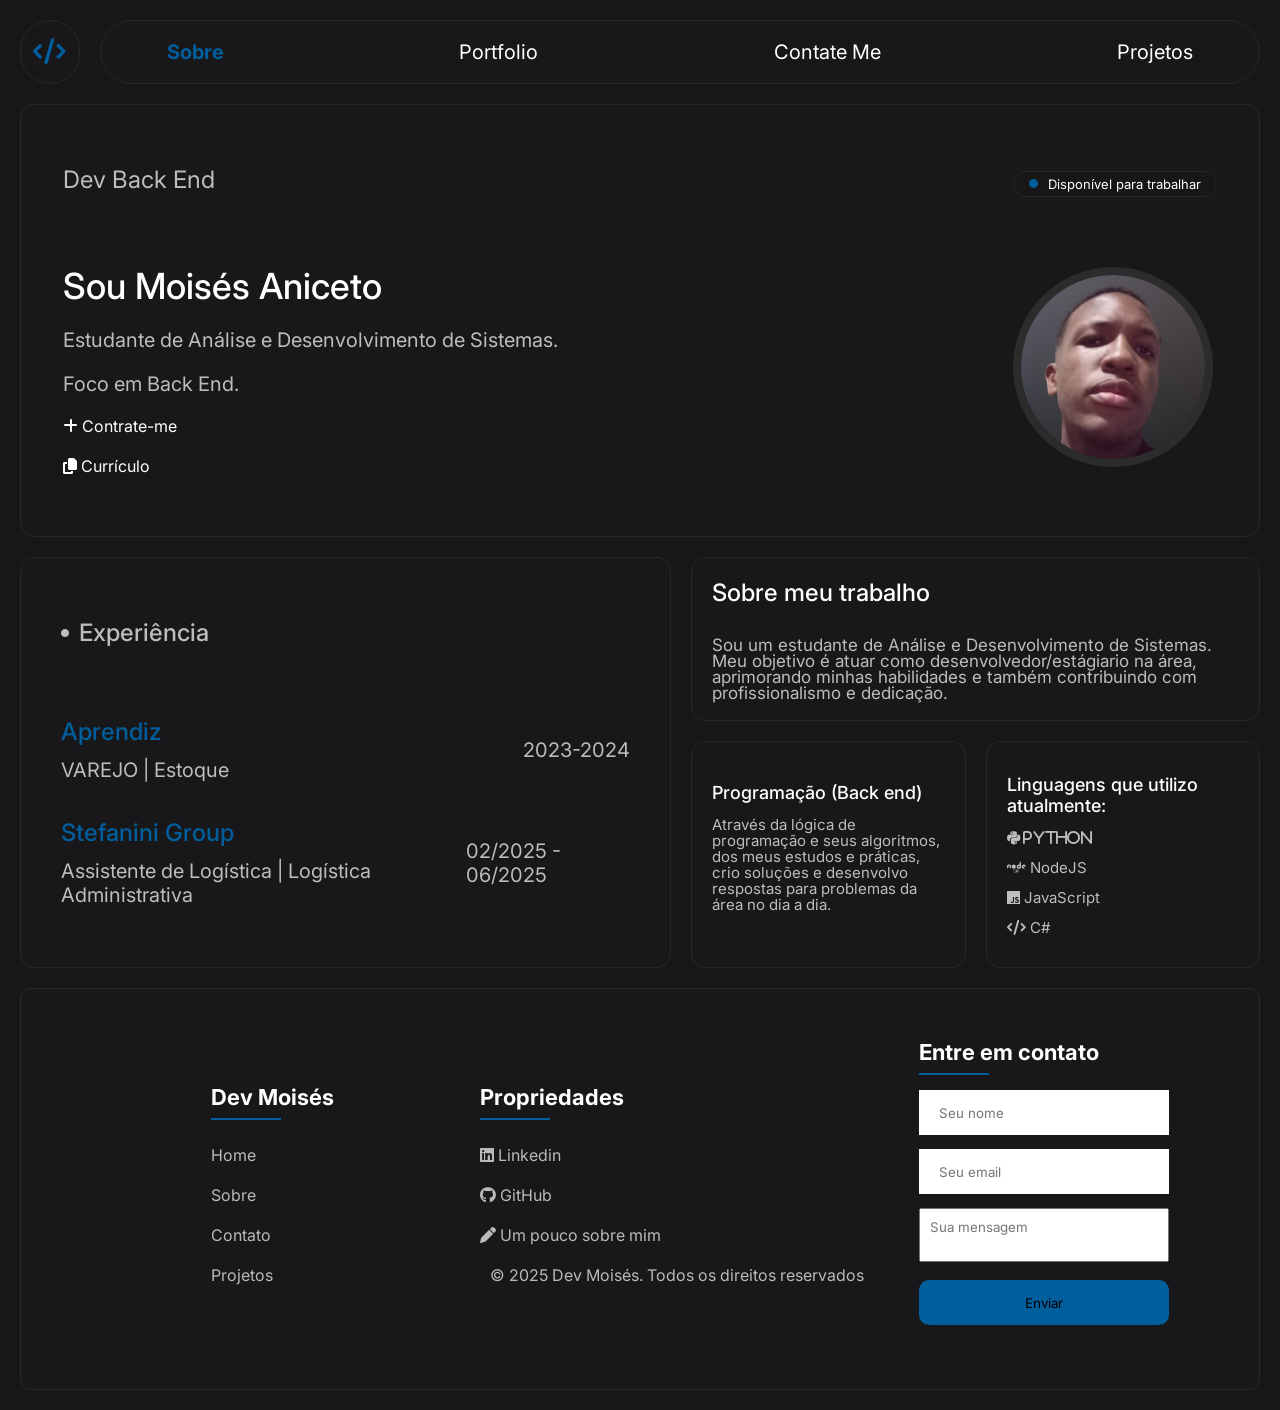
<file: index.html>
<!DOCTYPE html>
<html lang="pt-br">
<head>
    <meta charset="UTF-8">
    <meta name="viewport" content="width=device-width, initial-scale=1.0">
    <link rel="stylesheet" href="https://cdnjs.cloudflare.com/ajax/libs/font-awesome/6.7.1/css/all.min.css">
    <link rel="stylesheet" href="style.css">
    <link rel="stylesheet" href="https://cdnjs.cloudflare.com/ajax/libs/font-awesome/6.7.2/css/all.min.css" integrity="sha512-Evv84Mr4kqVGRNSgIGL/F/aIDqQb7xQ2vcrdIwxfjThSH8CSR7PBEakCr51Ck+w+/U6swU2Im1vVX0SVk9ABhg==" crossorigin="anonymous" referrerpolicy="no-referrer" />
    <title>Moisés</title>
</head>
<body>
    
    <nav>
        <div class="logo">
            <i class="fa-solid fa-code"></i>
        </div>
        <div class="links">
            <a href="#" class="active">Sobre</a>
            <a href="index.html">Portfolio</a>
            <a href="contato.html">Contate Me</a>
            <a href="projetos.html">Projetos</a>
        </div>
    </nav>

    <div class="about">
        <div class="left">
            <h3>Dev Back End</h3>
            <div class="info">
                <h2>Sou Moisés Aniceto</h2>
                <p>Estudante de Análise e Desenvolvimento de Sistemas.</p>
                <p>Foco em Back End.</p>
                
                <a href="contato.html" class="hire">
                    <i class="fa-solid fa-plus"></i> Contrate-me
                </a>

                <a href="./Currículo/MOISÉS-CURRÍCULO.pdf" download class="hire">
                    <i class="fa-solid fa-copy"></i> Currículo
                </a>

            </div>
        </div>
        <div class="right">
            <a href="https://www.linkedin.com/in/moises-aniceto-71042a251/" class="online"><i class="fa-solid fa-circle"></i> Disponível para trabalhar </a>
            <img src="./images/Portfólio.png">
        </div>
    </div>

    <div class="works">
        <div class="left">
            <h3><i class="fa-solid fa-circle"></i> Experiência </h3>
            <div class="works-list">
                <div class="item">
                    <div class="work-info">
                        <h5 class="active">Aprendiz</h5>
                        <p> VAREJO | Estoque </p>
                    </div>
                    <p>2023-2024</p>
                </div>

                <div class="item">
                    <div class="work-info">
                        <h5 class="active">Stefanini Group</h5>
                        <p> Assistente de Logística | Logística Administrativa </p>
                    </div>
                    <p> 02/2025 - 06/2025  </p>
                </div>
            </div>
        </div>

        <div class="right">
            <div class="item">
                <a href="#">Sobre meu trabalho</a>
                <p>
                    Sou um estudante de Análise e Desenvolvimento de Sistemas.
                    Meu objetivo é atuar como desenvolvedor/estágiario na área, aprimorando minhas habilidades e também contribuindo com profissionalismo e dedicação.
                </p>
            </div>

            <div class="item">
                <a href="#">Programação (Back end)</a>
                <p>Através da lógica de programação e seus algoritmos, dos meus estudos
                e práticas, crio soluções e desenvolvo respostas para problemas da área no dia a dia.</p>
                </p>
            </div>

            <div class="item">
                <a href="#">Linguagens que utilizo atualmente:</a>
                <p> <i class="fa-brands fa-python"> Python  </i> </p> 
                <p> <i class="fa-brands fa-node"></i> NodeJS </p> 
                <p> <i class="fa-brands fa-js"></i> JavaScript </p>
                <p> <i class="fa-solid fa-code"></i> C# </p>

                
            </div>
        </div>
    </div>


    <footer>
       <div class="container">
            <div class="row">
                <div class="footer-col">
                    <h4>Dev Moisés</h4>
                    <ul>
                        <li><a href="index.html">Home</a></li>
                        <li><a href="index.html">Sobre</a></li>
                        <li><a href="contato.html">Contato</a></li>
                        <li><a href="projetos.html">Projetos</a></li>
                    </ul>
                </div>
            </div>
       </div>

       <div class="footer-col">
            <h4>Propriedades</h4>
            <ul>
                <li><a href="https://www.linkedin.com/in/moises-aniceto-71042a251/"> <i class="fa-brands fa-linkedin"></i> Linkedin </a></li>
                <li><a href="https://github.com/Devmoises79"> <i class="fa-brands fa-github"></i> GitHub </a> </li>
                <li><a href="./index.html"> <i class="fa-solid fa-pen"></i> Um pouco sobre mim </a></li>
                <li><a href="#" class="footer-col">&copy; 2025 Dev Moisés. Todos os direitos reservados</a></li>
            </ul>
       </div>


       <div class="footer-col">
        <h4>Entre em contato</h4>
        <form id="footerForm">
            <input type="text" placeholder="Seu nome" class="inputName">
            <input type="email" placeholder="Seu email" class="inputEmail">
            <textarea id="message" placeholder="Sua mensagem"></textarea>
            <input type="submit" value="Enviar" class="inputSubmit">
        </form>

          <p id="mensagemEnviadaFooter" style="display: none; color: #4CAF50; font-weight: bold; margin-top: 10px;">
                Mensagem enviada com sucesso!
          </p>

        </div>

    </footer>

   
<script>
  document.getElementById("footerForm").addEventListener("submit", function (e) {
    e.preventDefault();

    // Mostra a mensagem
    const msg = document.getElementById("mensagemEnviadaFooter");
    msg.style.display = "block";

    // Limpa os campos
    this.reset();

    // Oculta a mensagem após 5 segundos
    setTimeout(() => {
      msg.style.display = "none";
    }, 5000);
  });


</script>

</body>
</html>
</file>
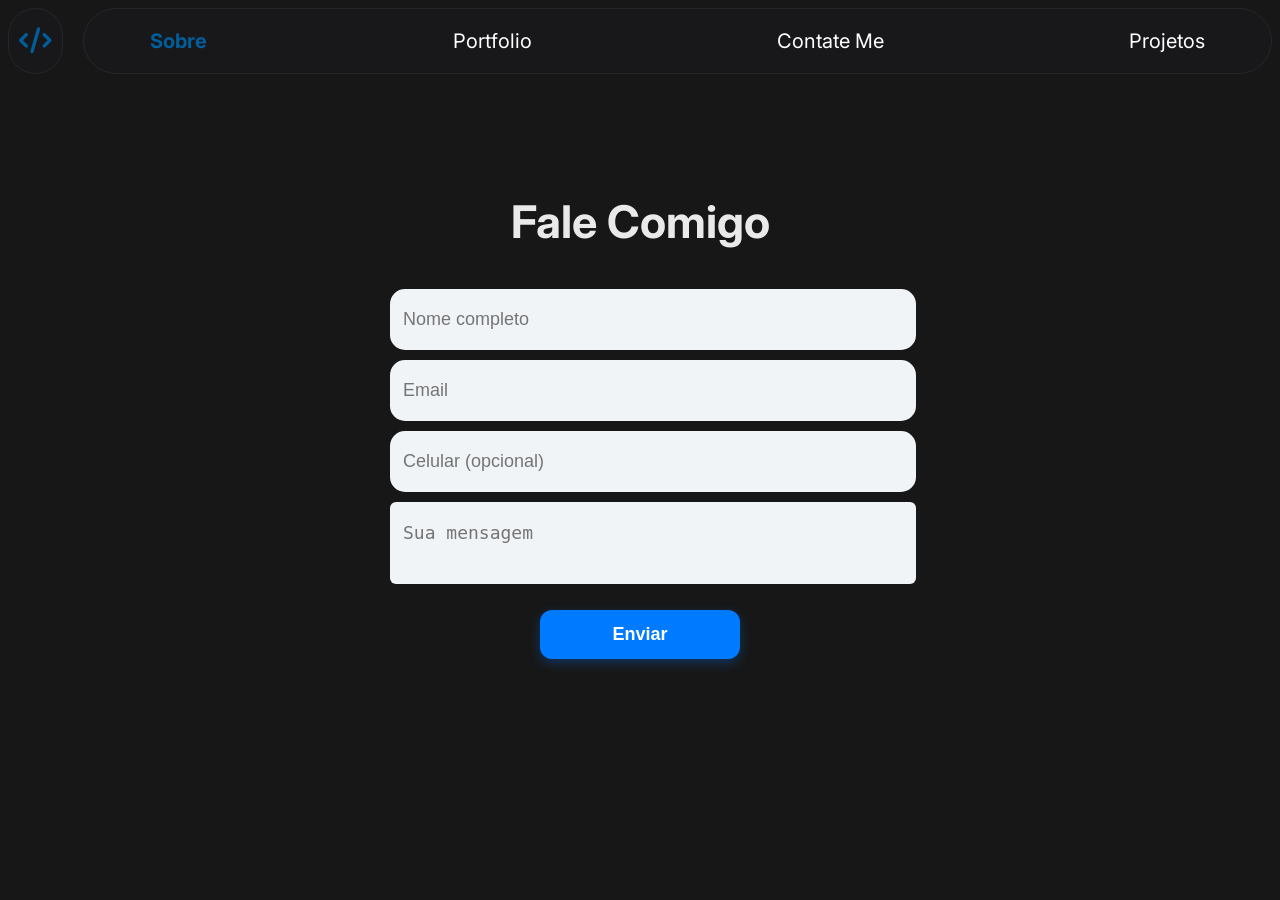
<file: contato.html>
<!DOCTYPE html>
<html lang="pt-br">
<head>
    <meta charset="UTF-8">
    <meta name="viewport" content="width=device-width, initial-scale=1.0">
    <link rel="stylesheet" href="https://cdnjs.cloudflare.com/ajax/libs/font-awesome/6.7.1/css/all.min.css">
    <title>Contato</title>
</head>
<style>

    @import url('https://fonts.googleapis.com/css2?family=Inter:ital,opsz,wght@0,14..32,100..900;1,14..32,100..900&family=Poppins:ital,wght@0,100;0,200;0,300;0,400;0,500;0,600;0,700;0,800;0,900;1,100;1,200;1,300;1,400;1,500;1,600;1,700;1,800;1,900&display=swap');


    body {
        background: #171717;
        font-family: "Inter", sans-serif;
        animation: fadeIn 2s ease-in-out;
    } 

    @keyframes fadeIn {
    from {
        opacity: 0;
        transform: translateY(20px);
    }
    to {
        opacity: 1;
        transform: translateY(0);
    }
}


form {
    animation: fadeIn 1.2s ease-in-out;
}

form input,
form textarea,
form button {
    animation: fadeIn 1.3s ease-in-out;
}



    nav {
        display: flex;
        gap: 20px;
    }
    
    
    nav .logo {
        height: 64px;
        width: 64px;
        background: #18181b;
        border: 1px solid #27272a;
        border-radius: 48px;
        display: flex;
        align-items: center;
        justify-content: center;
    }    
    
    nav .logo i {
        font-size: 26px;
        color: #005e9c;
    }
    
    
    nav .links {
        height: 64px;
        display: flex;
        align-items: center;
        justify-content: space-between;
        width: 100%;
        padding: 0 66px;
        background: #18181b;
        border: 1px solid #27272a;
        border-radius: 48px;
    }

    
    nav .links a {
        font-size: 20px;
        text-decoration: none;
        color: #fff;
    }
    
    nav .links a.active {
        font-weight: bold;
        color: #005e9c;
    }


    a:hover {
        color: #005e9c !important; 
    }

    h2.titulo {
        text-align: center;
        color: rgb(233, 233, 233);
        font-family: Inter, sans-serif;
        font-weight: bold;
        margin-top: 40px;
        font-size: 5vh;
    }
    section.formulario{
        padding: 80px 4%;
    }

    form{
        max-width: 500px;
        margin: 0 auto;
        display: flex;
        justify-content: center;
        flex-direction: column;
        gap: 10px;
        margin-top: 40px;
        border-radius: 10px;

    
    }


    form input, form textarea {
        width: 100%;
        background-color: rgb(241, 244, 247);
        border: 0;
        outline: 0;
        padding: 20px 13px;
        border-radius: 15px;
        color: #000000;
        font-size: 18px;
        
    }


    form textarea {
        resize: none;
        max-height: 200px;
        border-radius: 6px;
    }
  
    form button {
    width: 100%;
    max-width: 200px;
    align-self: center;
    background-color: #007bff;
    color: white;
    border: none;
    padding: 14px 24px;
    border-radius: 12px;
    font-size: 18px;
    font-weight: bold;
    cursor: pointer;
    transition: background-color 0.3s ease, transform 0.2s ease;
    box-shadow: 0 4px 12px rgba(0, 123, 255, 0.3);
    margin-top: 16px;
}

form button:hover {
    background-color: #0056d2;
    transform: scale(1.03);
}

 

    
</style>
<body>
    
    <nav>
        <div class="logo">
            <i class="fa-solid fa-code"></i>
        </div>
        <div class="links">
            <a href="index.html" class="active">Sobre</a>
            <a href="index.html">Portfolio</a>
            <a href="contato.html">Contate Me</a>
            <a href="projetos.html">Projetos</a>
        </div>
    </nav>

    <section class="formulario">
        <div class="interface">
            <h2 class="titulo"> Fale <span>Comigo</span> </h2>
            
    
    <form id="contactForm">
        <input type="text" id="nome" required placeholder="Nome completo">
        <input type="email" id="email" required placeholder="Email">
        <input type="tel" id="celular" placeholder="Celular (opcional)">
        <textarea id="mensagem" required placeholder="Sua mensagem"></textarea>
        <button type="submit">Enviar</button>
    </form>

    <!-- Mensagem oculta que aparece após o envio -->
<div id="mensagemEnviada" style="display: none; text-align: center; margin-top: 20px; color: #00df77; font-size: 18px;">
  Mensagem enviada com sucesso! Obrigado pelo contato.
</div>
    
    </section>

<script>
  document.getElementById("contactForm").addEventListener("submit", function (e) {
    e.preventDefault();

    // Mostra a mensagem
    const msg = document.getElementById("mensagemEnviada");
    msg.style.display = "block";

    // Limpa o formulário
    this.reset();

    // Oculta a mensagem após alguns segundos 
    setTimeout(() => {
      msg.style.display = "none";
    }, 5000);
  });
</script>





</body>
</html>
</file>
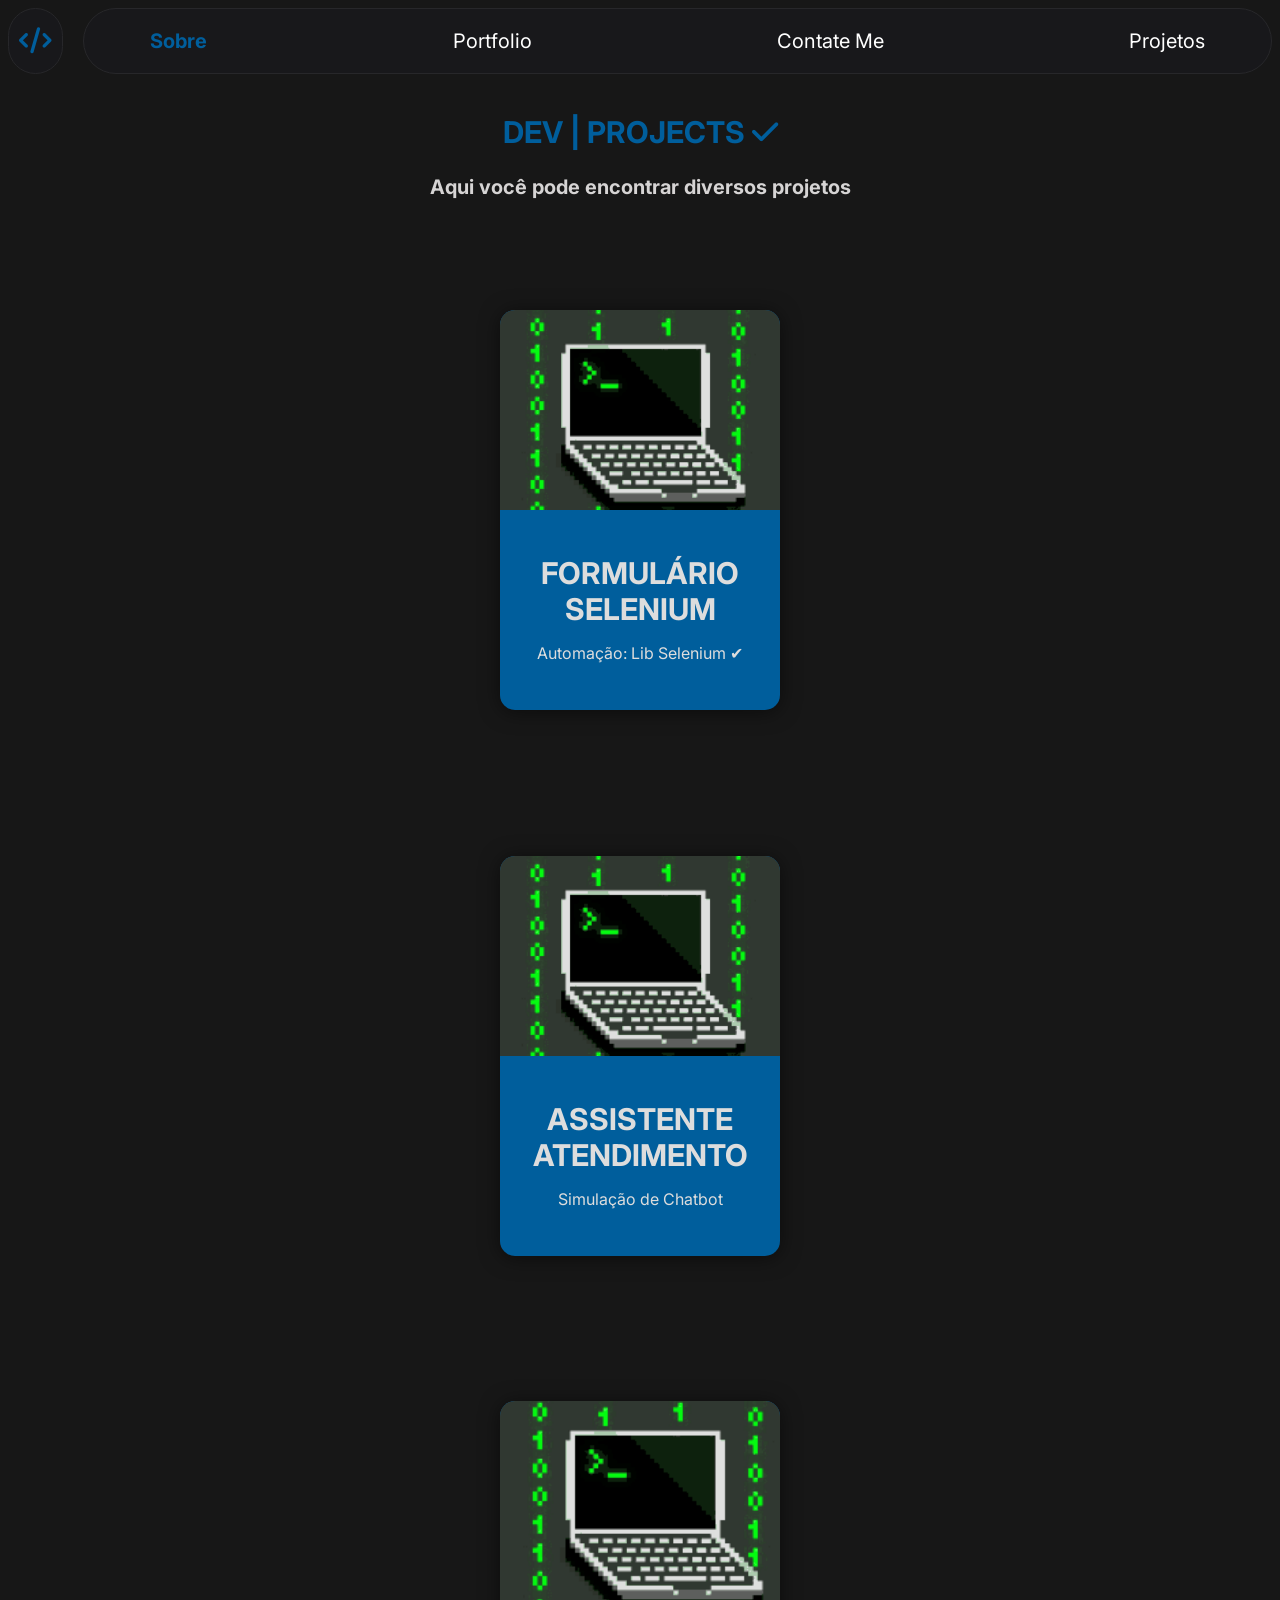
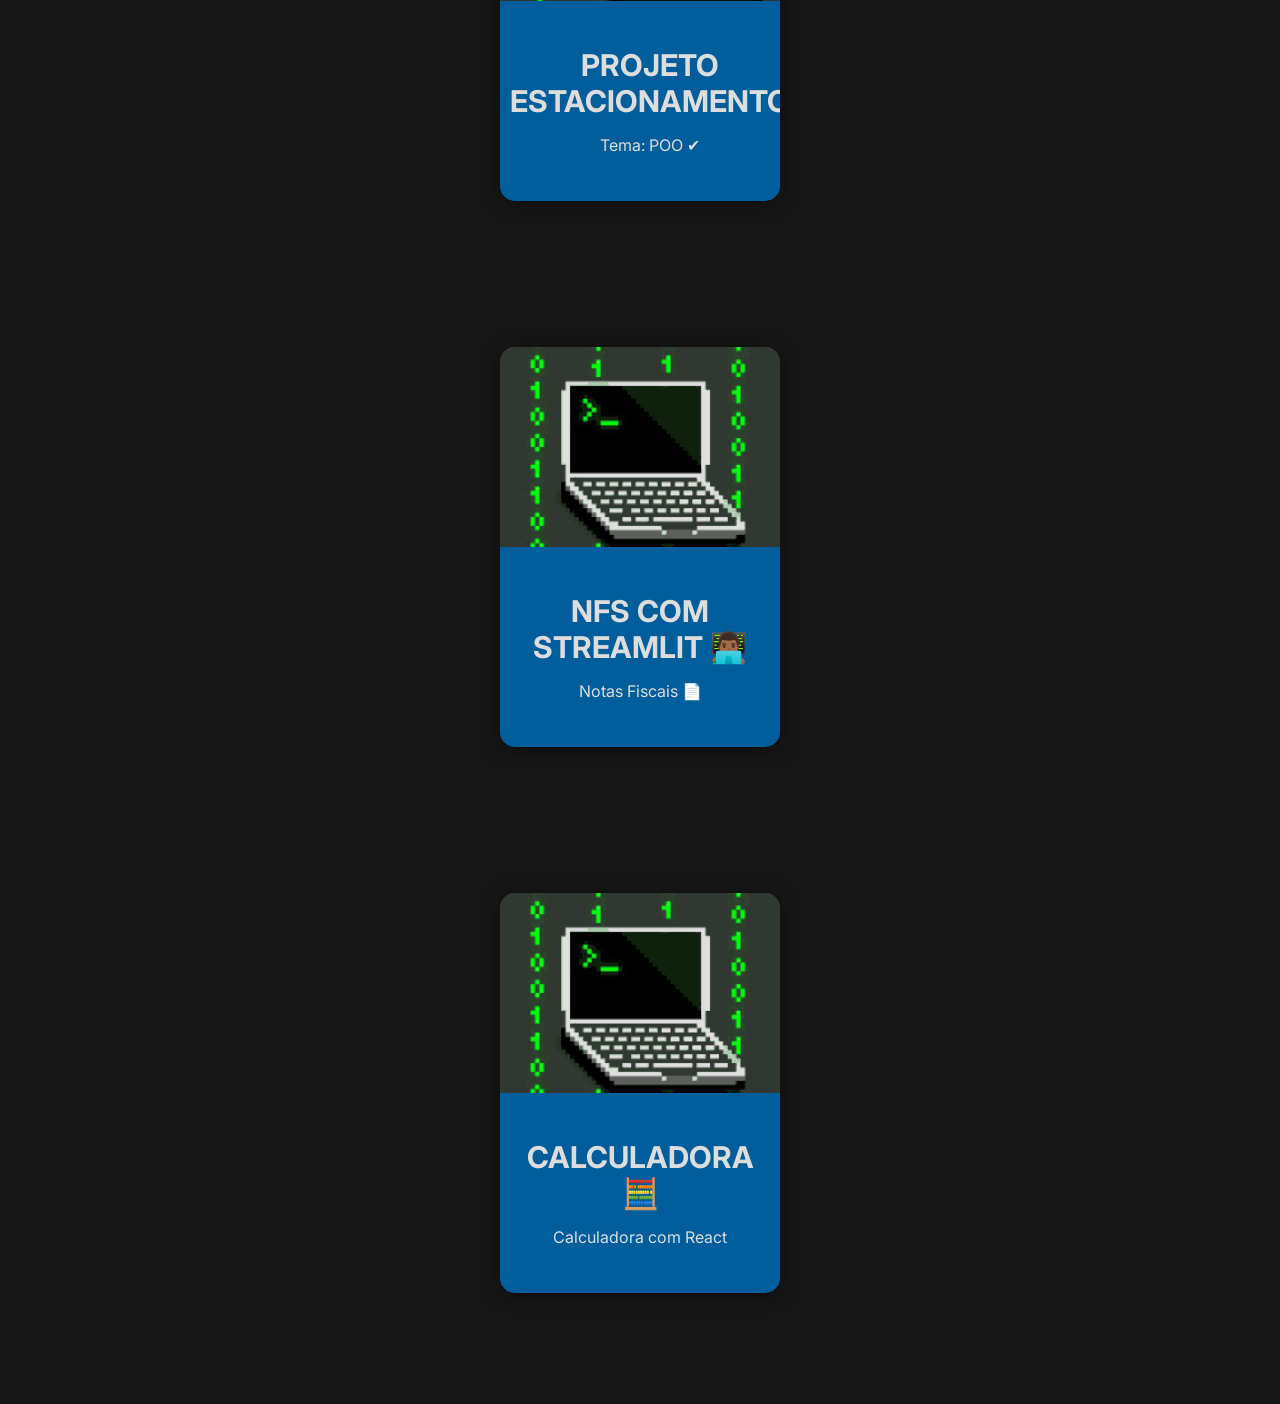
<file: projetos.html>
<!DOCTYPE html>
<html lang="pt-br">
<head>
    <meta charset="UTF-8">
    <meta name="viewport" content="width=device-width, initial-scale=1.0">
    <link rel="stylesheet" href="https://cdnjs.cloudflare.com/ajax/libs/font-awesome/6.7.1/css/all.min.css">
    <title>DEV | PROJECTS </title>

<style>
    
    @import url('https://fonts.googleapis.com/css2?family=Inter:ital,opsz,wght@0,14..32,100..900;1,14..32,100..900&family=Poppins:ital,wght@0,100;0,200;0,300;0,400;0,500;0,600;0,700;0,800;0,900;1,100;1,200;1,300;1,400;1,500;1,600;1,700;1,800;1,900&display=swap');


    body {
        background: #171717;
        font-family: "Inter", sans-serif;
        animation: fadeIn 2s ease-in-out;
    }


     @keyframes fadeIn {
    from {
        opacity: 0;
        transform: translateY(20px);
    }
    to {
        opacity: 1;
        transform: translateY(0);
    }
}


    .head {
            text-align:center;
            color: #d6d4d4;
            font-family: "Inter", sans-serif;
            font-weight: bold;
            margin-top: 40px;
            font-size: 20px;
    }

    

    h2 {
        color: #005e9c;
    }

    nav {
        display: flex;
        gap: 20px;
    }
    
    
    nav .logo {
        height: 64px;
        width: 64px;
        background: #18181b;
        border: 1px solid #27272a;
        border-radius: 48px;
        display: flex;
        align-items: center;
        justify-content: center;
    }    
    
    nav .logo i {
        font-size: 26px;
        color: #005e9c;
    }
    
    
    nav .links {
        height: 64px;
        display: flex;
        align-items: center;
        justify-content: space-between;
        width: 100%;
        padding: 0 66px;
        background: #18181b;
        border: 1px solid #27272a;
        border-radius: 48px;
    }
    
    
    nav .links a {
        font-size: 20px;
        text-decoration: none;
        color: #fff;
    }
    
    nav .links a.active {
        font-weight: bold;
        color: #005e9c;
    }

    a:hover {
        color: #005e9c !important; 
    }


    .wrapper {
        display: flex;
        flex-wrap: wrap;
        justify-content: center;
        gap: 20px;
        margin: 6%;
        padding: 20px;
    }


    .single-card {
        position: relative;
        width: 280px;
        height: 400px;
        margin: 15px;
        box-shadow: 0 2px 20px rgba(0, 0, 0, 0.5);
        transition: box-shadow 0.3s ease;
        border-radius: 15px;
        overflow: hidden;
        background-color: #005e9c;
        transition: all 0.8s ease-in-out;
        cursor: pointer;
        display: grid;
        flex-direction: column;
    }


    .single-card:hover {
        transform: translateY(-10px);
    }


    .img-area {
        position: relative;
        width: 100%;
        height: 200px;
        overflow: hidden;
    }


    .img-area img {
        width: 100%;
        height: 100%;
        object-fit: cover;
        transition: transform 0.3s ease;
    }


    .img-area:hover img {
        transform: scale(1.1);
    }


    .overlay{
        position: absolute;
        top: 0;
        left: 0;
        display: flex;
        flex-direction: column;
        align-items: center;
        width: 100%;
        height: 100%;
        background-color: rgba(0, 174, 255, 0.8);
        opacity: 0;
        transition: opacity 0.3s ease;
    }


    .single-card:hover .overlay {
        opacity: 1;
    }
    .overlay a {
        padding: 5px;
        border-radius: 5px;
        border-color: #f5f5f5;
        text-decoration: none;
        color: #f1f1f1;
    }

    .add-to-cart, .view-details {
        background-color: rgb(0, 99, 138);
        color: #d6d4d4;
        padding: 10px 15px;
        border-radius: 4px;
        font-size: 12px;
        font-weight: bold;
        text-transform: uppercase;
        letter-spacing: 1px;
        cursor: pointer;
        transition: background-color 0.3s ease;
        margin-bottom: 10px;
    }

    .add-to-cart:hover, .view-details:hover {
        background: #008be7;
        color: #fff;
        border: none;
    }

    .info {
        padding: 10px;
        text-align: center;
        color: #ddd;
    }


    .info h3{
        margin: 15px 0 10px;
        font-size: 30px;
        font-weight: bold;
        text-transform: uppercase;
        font-family: Inter, sans-serif;
    }


    .info .price{
        margin: 0;
        font-size: 30px;
        font-weight: bold;
        color: #008be7;
    }

    


</style>

   
</head>
<body>
    
    <nav>
        <div class="logo">
            <i class="fa-solid fa-code"></i>
        </div>
        <div class="links">
            <a href="index.html" class="active">Sobre</a>
            <a href="index.html">Portfolio</a>
            <a href="contato.html">Contate Me</a>
            <a href="projetos.html">Projetos</a>
        </div>
    </nav>



    <header class="head">
        <h2>DEV | PROJECTS <i class="fa-solid fa-check"></i></h2>
        <p>Aqui você pode encontrar diversos projetos</p>
    </header>


    <div class="wrapper">
        <div class="single-card">
            <div class="img-area">
                <img src="./images/Programming.gif" alt="">
                <div class="overlay">
                    <button class="add-to-cart" onclick="window.location.href='https://github.com/Devmoises79/FormSelenium'"> Selenium </button>
                    <button class="view-details" onclick="window.location.href='https://github.com/Devmoises79/FormSelenium'"> Detalhes </button>
                    <a href="https://github.com/Devmoises79/FormSelenium"> Visualizar</a>
                </div>
            </div>

            <div class="info">
                <h3> Formulário Selenium </h3>
                <p class="price"></p>
                <p> Automação: Lib Selenium ✔ </p>
            </div>
        </div>
    </div>


    <div class="wrapper">
        <div class="single-card">
            <div class="img-area">
                <img src="./images/Programming.gif" alt="">
                <div class="overlay">
                    <button class="add-to-cart" onclick="window.location.href='https://github.com/Devmoises79/ChatBot'">Chatbot</button>
                    <button class="view-details" onclick="window.location.href='https://github.com/Devmoises79/ChatBot'">Detalhes</button>
                    <a href="https://github.com/Devmoises79/ChatBot"> Visualizar </a>
                </div>
            </div>

            <div class="info">
                <h3> Assistente Atendimento</h3>
                <p class="price"></p>
                <p> Simulação de Chatbot </p>
            </div>
        </div>
    </div>

    <div class="wrapper">
        <div class="single-card">
            <div class="img-area">
                <img src="./images/Programming.gif" alt="">
                <div class="overlay">
                    <button class="add-to-cart" onclick="window.location.href='https://github.com/Devmoises79/System-Estacionamento'"> System Estacionamento </button>
                    <button class="view-details" onclick="window.location.href='https://github.com/Devmoises79/System-Estacionamento'"> Ver detalhes </button>
                    <a href="https://github.com/Devmoises79/System-Estacionamento"> Visualizar </a>
                </div>
            </div>

            <div class="info">
                <h3> Projeto Estacionamento </h3>
                <p class="price"></p>
                <p> Tema: POO ✔ </p>
            </div>
        </div>
    </div>

    <div class="wrapper">
        <div class="single-card">
            <div class="img-area">
                <img src="./images/Programming.gif" alt="">
                <div class="overlay">
                    <button class="add-to-cart" onclick="window.location.href='https://geradornotafisc.streamlit.app'"> Gerador NFS </button>
                    <button class="view-details" onclick="window.location.href='https://geradornotafisc.streamlit.app'"> Detalhes</button>
                    <a href="https://geradornotafisc.streamlit.app"> Visualizar </a>
                </div>
            </div>

            <div class="info">
                <h3>NFS com Streamlit 👨🏾‍💻</h3>
                <p class="price"></p>
                <p>Notas Fiscais 📄</p>
            </div>
        </div>
    </div>



    <div class="wrapper">
        <div class="single-card">
            <div class="img-area">
                <img src="./images/Programming.gif" alt="">
                <div class="overlay">
                    <button class="add-to-cart" onclick="window.location.href='https://github.com/Devmoises79/Calculadora-React'"> Calculadora React </button>
                    <button class="view-details" onclick="window.location.href='https://github.com/Devmoises79/Calculadora-React'">Detalhes</button>
                    <a href="https://calculadora-react-beryl.vercel.app"> Visualizar </a>
                </div>
            </div>

            <div class="info">
                <h3>Calculadora 🧮</h3>
                <p class="price"></p>
                <p>Calculadora com React</p>
            </div>
        </div>
    </div>


        

    

    </div>




   

    



    


    

   
</body>
</html>
</file>
<file: style.css>
@import url('https://fonts.googleapis.com/css2?family=Inter:ital,opsz,wght@0,14..32,100..900;1,14..32,100..900&family=Poppins:ital,wght@0,100;0,200;0,300;0,400;0,500;0,600;0,700;0,800;0,900;1,100;1,200;1,300;1,400;1,500;1,600;1,700;1,800;1,900&display=swap');



* {
    margin: 0;
    padding: 0;
    box-sizing: border-box;
    font-family: "Inter", sans-serif;
}


a {
    text-decoration: none;
    color: #fff;
    transition: all 0.3s ease;
}


a:hover {
    color: #005e9c !important; 
}

body {
    background: #171717;
    padding: 20px;
    animation: fadeInAnimation ease 2s;

}

nav {
    display: flex;
    gap: 20px;
}


nav .logo {
    height: 64px;
    width: 64px;
    background: #18181b;
    border: 1px solid #27272a;
    border-radius: 48px;
    display: flex;
    align-items: center;
    justify-content: center;
}    

nav .logo i {
    font-size: 26px;
    color: #005e9c;
}


nav .links {
    height: 64px;
    display: flex;
    align-items: center;
    justify-content: space-between;
    width: 100%;
    padding: 0 66px;
    background: #18181b;
    border: 1px solid #27272a;
    border-radius: 48px;
}


nav .links a {
    font-size: 20px;
}

nav .links a.active {
    font-weight: bold;
    color: #005e9c;
}
 
.about {
    display: flex;
    align-items: center;
    justify-content: space-between;
    padding: 60px 42px;
    background: #18181b;
    border: 1px solid #27272a;
    border-radius: 14px;
    margin-top: 20px;
}

.about .left h3 {
    color: #bdbdbd;
    font-size: 24px;
    font-weight: 400;
}

.about .left .info {
    margin-top: 70px;
    display: flex;
    flex-direction: column;
    gap: 20px;
}

.about .left .info h2 {
    font-size: 36px;
    color: #fff;
    font-weight: 500;
}

.about .left .info p {
    font-size: 20px;
    color: #bdbdbd;
}

.about .left .info .buttons {
    display: flex;
    gap: 14px;
}

.about .left .info .buttons button {
    font-size: 16px;
    padding: 6px 10px;
    border-radius: 7px;
    display: flex;
    align-items: center;
    gap: 8px;
    cursor: pointer;
    transition: all 0.3s ease;
}

.about .left .info .buttons button.hire{
    color: #fff;
    background: #005e9c;
    border: 1px solid #171717;
}

.about .left .info .buttons button.hire:hover {
    background: #0088e2;
}

.about .left .info .buttons button.email {
    color: #bdbdbd;
    border: 1px solid #27272a;
    background: #171717;
}

.about .left .info .buttons button.email:hover {
    background: #000;
}

.about .right a.online,
.footer a.online{
    display: flex;
    align-items: center;
    justify-content: center;
    gap: 10px;
    background: #171717;
    border: 1px solid #27272a;
    padding: 4px 15px;
    border-radius: 14px;
    font-size: 13px
}


.about .right a.online i,
.footer a.online i {
    color: #005e9c;
    font-size: 9px;
}



.about .right img {
    width: 200px;
    height: 200px;
    border-radius: 50%;
    border: 8px solid #2c2c2c;
    object-fit: cover;
    margin-top: 70px;

}



.works {
    display: flex;
    gap: 20px;
    margin-top: 20px;
}



.works .left {
    flex: 1;
    background: #18181b;
    padding: 60px 40px;
    border-radius: 14px;
    border: 1px solid #27272a;
}

.works .left h3 {
    color: #bdbdbd;
    font-weight: 500;
    display: flex;
    align-items: center;
    gap: 10px;
    font-size: 24px;
}


.works .left h3 i {
   font-size: 8px;
}


.works .left .works-list {
    margin-top: 70px;
    display: flex;
    flex-direction: column;
    gap: 36px;
}


.works .left .works-list .item {
    display: flex;
    align-items: center;
    justify-content: space-between;
    

}

.works .left .works-list .item .work-info h5{
    color: #fff;
    font-size: 24px;
    font-weight: 500;
}


.works .left .works-list .item .work-info h5.active {
    color: #005e9c;
}

.works .left .works-list .item .work-info p {
    margin-top: 12px;
    color: #bdbdbd;
    font-size: 20px;
}

.works .left .works-list .item > p {
    font-size: 20px;
    color: #bdbdbd;
}



.works .right {
    flex: 1;
    display: grid;
    grid-template-columns: 1fr 1fr;
    grid-template-rows: 40% auto;
    gap: 20px;
}

.works .right .item:first-child {
    grid-column: span 2;
}

.works .right .item {
    display: flex;
    flex-direction: column;
    justify-content: center;
    gap: 30px;
    padding: 20px;
    background: #18181b;
    border: 1px solid #27272a;
    border-radius: 14px;
    cursor: pointer;
    transition: all 0.3s ease;
}

.works .right .item:hover a {
    color: #003aa7;
}

.works .right .item a {
    font-size: 24px;
    font-weight: 500;
}


.works .right .item  > p{
    color: #bdbdbd;
    font-size: 17px;
    line-height: 16px;
}


.works .right .item:not(:first-child) {
    gap: 14px;
}


.works .right .item:not(:first-child) a{
    font-size: 18px;
}

.works .right .item:not(:first-child) p{
    font-size: 15px;
}


footer {
    margin-top: 20px;
    display: flex;
    align-items: center;
    justify-content: space-between;
    background: #18181b;
    border: 1px solid #27272a;
    padding: 20px;
    border-radius: 14px;
    display: flex;
    align-items: center;
    padding: 40px 80px;
}


footer > a {
    font-size: 24px;
    font-weight: 500;

}

footer .socials {
    display: flex;
    align-items: center;
    gap: 12px;
}

footer .socials a {
    font-size: 20px;
    font-weight: 500;
    color: #bdbdbd;

}

footer .socials i{
    display: flex;
    justify-content: center;
    align-items: center;
    border-radius: 50%;
}


@keyframes fadeInAnimation {
    0%{
        opacity: 0;
    }
    100%{
        opacity: 1;
    }
}


@media screen and (max-width: 1220px) {

    .about {
        padding: 60px 30px;
    }

    .works {
        flex-direction: column;
    }

    .works .left
    .works .right .item,
    footer {
        padding: 40px 30px;
    }

    .works .right {
        grid-template-rows: auto auto;
    }

}


@media screen and (max-width: 992px) 
{
    nav .links {
        padding: 0 40px;
    }

    footer > a {
        font-size: 20px;
    }

    footer .socials a {
        font-size: 16px;
    }   
}

@media screen and (max-width: 768px) {
    nav .lins a {
        font-size: 16px;
    }

    .about {
        flex-direction: column-reverse;
        gap: 20px;
        padding: 30px;
    }

    .about .left .info {
        margin-top: 30px;
    }

    .about .right img {
        margin-top: 20px;
    }

    footer a.online {
        display: none;
    }
}


@media screen  and   (max-width: 576px) {
    
    .about .left .info h2 {
        font-size: 30px;
    }

    .about .left .info p,
    .works .left .works-list .item
    .work-info p 
    .works .left .works-list .item > p {
        font-size: 16px;
    }

    .about .left .info .buttons button{
        font-size: 14px;
    }


    .works .left .works-list{
        margin-top: 40px;
    }

    .works .left .works-list .item 
    .work-info h5,
    .work .right .item a{
        font-size: 20px;
    }

    .works .right .item > p,
    .works .right .item:not(:first-child) a{
        font-size: 14px;
    }

    .works .right .item:not(:first-child) p{
        font-size: 13px;

    }


}

footer {
    border-radius: 10px;
}

.footer-col{
    padding: 10px;
}

footer .row {
    display: flex;
    justify-content: space-between;
    padding: 40px 100px;
}

.footer-col ul {
    list-style: none;
}

.footer-col h4 {
    color: white;
    margin-bottom: 25px;
    font-size: 22px;
    position: relative;
}

.footer-col h4::before {
    content: '';
    width: 70px;
    height: 2px;
    position: absolute;
    background-color: #005e9c;
    bottom: -10px;
}


.footer-col ul li {
    padding: 10px 0;
}


.footer-col ul li a{
    color: white;
    text-decoration: none;
    font-size: 16px;
    opacity: 0.7;
    transition: 0.5s;
}




.footer-col input {
    border: none;
    width: 250px;
    height: 45px;
    display: block;
    padding-left: 20px;
    margin: 14px 0;
}


.footer-col .inputSubmit{
    padding: 0px 20px;
    background-color: #005e9c;
    cursor: pointer;
    border-radius: 10px;
}

.footer-col .inputSubmit:hover{
    background-color: #0088e2;
}

textarea{
    resize: none;
    width: 100%;
    padding: 10px;
    top: 30px;
}

.row .socialIcons{
    display: inline-block;
    color: white;
    font-size: 20px;
    margin: 0 15px;
    transition: 0.5s;
}


.row .socialIcons:hover{
    color: #005e9c;
}



.message{
    resize: none;
}


@media (max-width: 768px) {
    footer .row {
        flex-direction: column;
        padding: 20px 30px;
    }

    footer .footer-col ul {
        margin-left: 20px;
        margin-bottom: 20px;
    }

    .footer-col input {
        width: 100%;

    }
}
</file>
